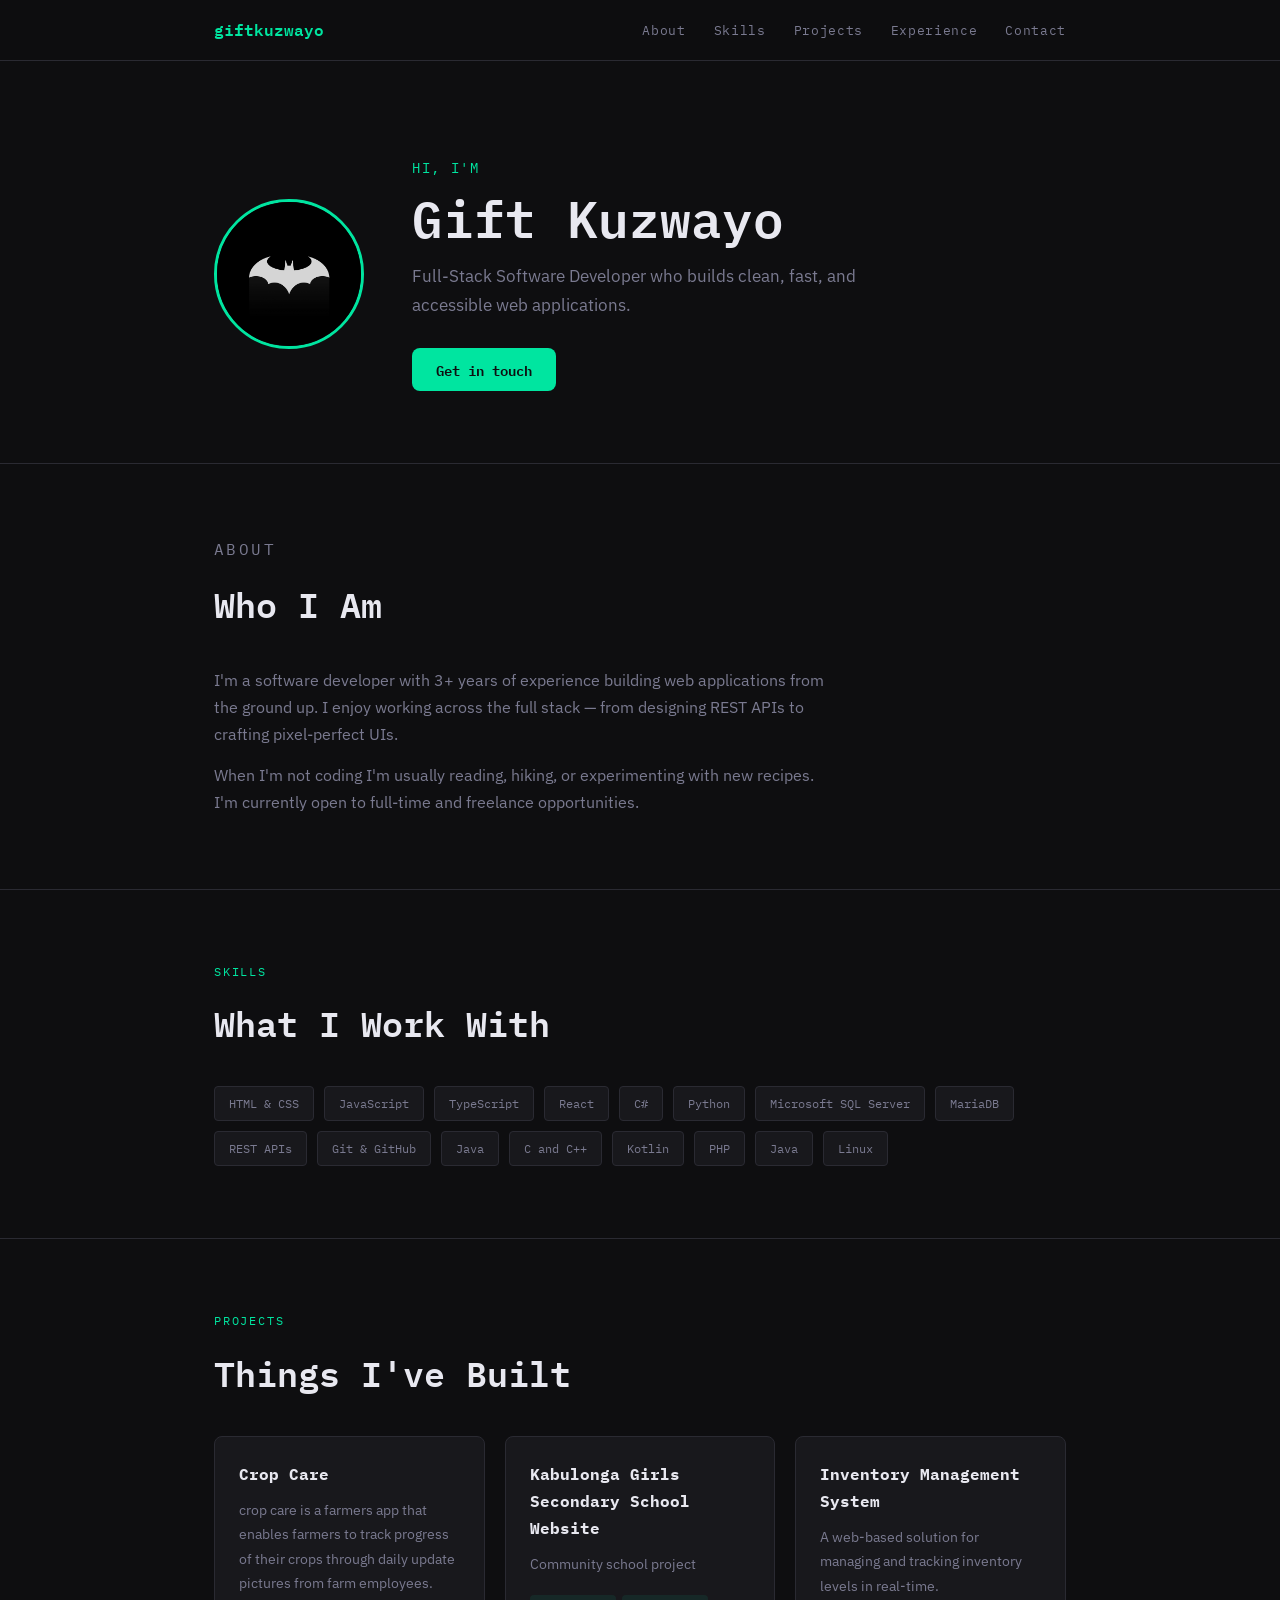
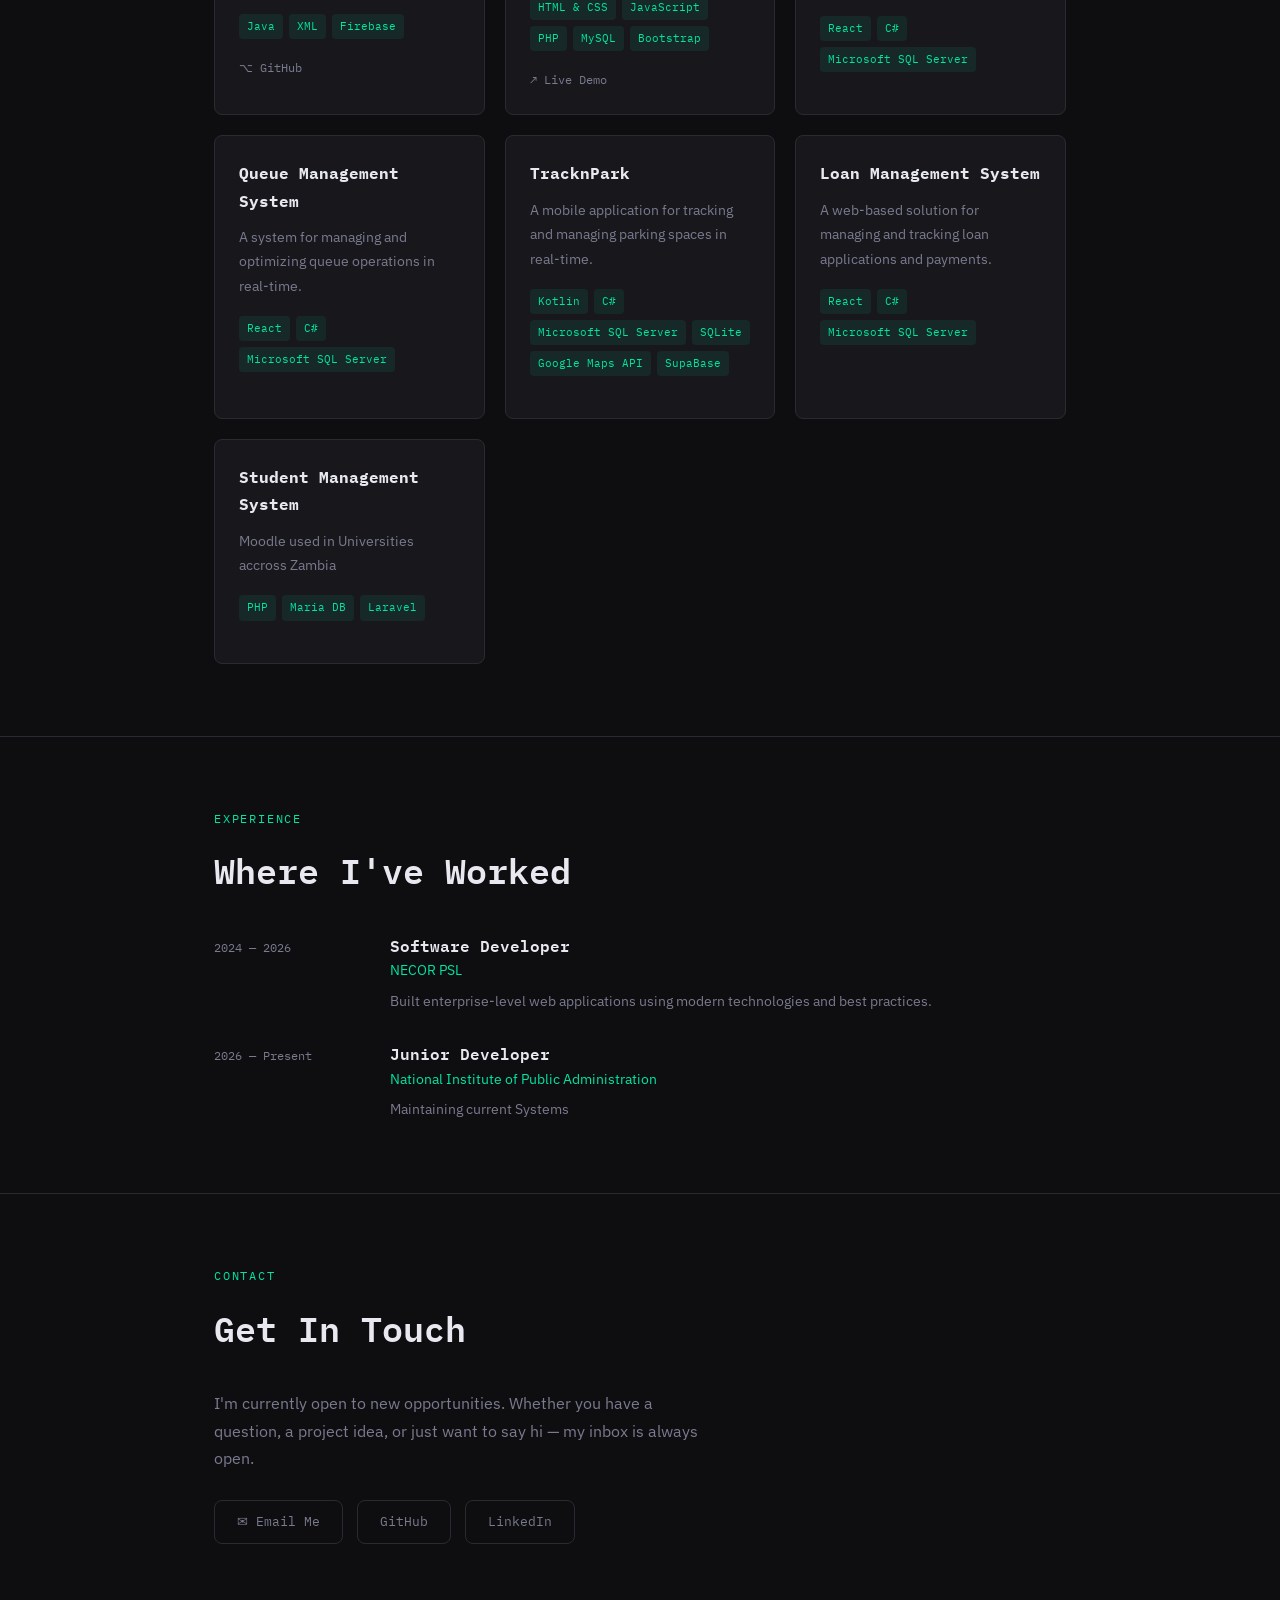
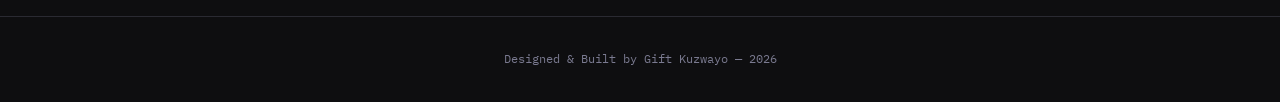
<file: index.html>
<!DOCTYPE html>
<html lang="en">
<head>
  <meta charset="UTF-8" />
  <meta name="viewport" content="width=device-width, initial-scale=1.0"/>
  <title>Dev Portfolio</title>
  <link href="https://fonts.googleapis.com/css2?family=IBM+Plex+Mono:wght@400;600&family=IBM+Plex+Sans:wght@300;400;600&display=swap" rel="stylesheet"/>
  <link rel="stylesheet" href="style.css" />
</head>
<body>

  <!-- ===================== NAV ===================== -->
  <nav>
    <div class="container">
      <span class="nav-logo">giftkuzwayo</span>  <!-- EDIT: your name/brand -->
      <ul class="nav-links">
        <li><a href="#about">About</a></li>
        <li><a href="#skills">Skills</a></li>
        <li><a href="#projects">Projects</a></li>
        <li><a href="#experience">Experience</a></li>
        <li><a href="#contact">Contact</a></li>
      </ul>
    </div>
  </nav>

  <!-- ===================== HERO ===================== -->
  <section id="hero">
    <div class="container">
      <div class="hero-inner">

        <!-- EDIT: replace with your own photo URL -->
        <img
          class="profile-pic"
          src="batman.jpg"
          alt="Profile photo of Gift Kuzwayo"
        />

        <div class="hero-text">
          <p class="greeting">Hi, I'm</p>
          <h1>Gift Kuzwayo</h1>  <!-- EDIT: your name -->
          <p class="tagline">
            Full-Stack Software Developer who builds clean, fast,
            and accessible web applications. 
          </p>
          <a class="hero-cta" href="#contact">Get in touch</a>
        </div>

      </div>
    </div>
  </section>

  <!-- ===================== ABOUT ===================== -->
  <section id="about">
    <div class="container">
      <p class="section-label">about</p>
      <h2>Who I Am</h2>
      <!-- EDIT: write your own bio below -->
      <p>
        I'm a software developer with 3+ years of experience building
        web applications from the ground up. I enjoy working across
        the full stack — from designing REST APIs to crafting pixel-perfect UIs.
      </p>
      <p>
        When I'm not coding I'm usually reading, hiking, or experimenting
        with new recipes. I'm currently open to full-time and freelance
        opportunities.
      </p>
    </div>
  </section>

  <!-- ===================== SKILLS ===================== -->
  <section id="skills">
    <div class="container">
      <p class="section-label">skills</p>
      <h2>What I Work With</h2>
      <!-- EDIT: add or remove skill tags as needed -->
      <div class="skills-grid">
        <span class="skill-tag">HTML &amp; CSS</span>
        <span class="skill-tag">JavaScript</span>
        <span class="skill-tag">TypeScript</span>
        <span class="skill-tag">React</span>
        <span class="skill-tag">C#</span>
        <span class="skill-tag">Python</span>
        <span class="skill-tag">Microsoft SQL Server</span>
        <span class="skill-tag">MariaDB</span>
        <span class="skill-tag">REST APIs</span>
        <span class="skill-tag">Git &amp; GitHub</span>
        <span class="skill-tag">Java</span>
        <span class="skill-tag">C and C++</span>
        <span class="skill-tag">Kotlin</span>
        <span class="skill-tag">PHP</span>
        <span class="skill-tag">Java</span>
        <span class="skill-tag">Linux</span>
      </div>
    </div>
  </section>

  
  <section id="projects">
    <div class="container">
      <p class="section-label">projects</p>
      <h2>Things I've Built</h2>

      <div class="projects-grid">

    
        <div class="project-card">
          <h3>Crop Care</h3>
          <p>crop care is a farmers app that enables farmers to track progress of their crops through daily update pictures from farm employees.</p>
          <div class="project-tags">
            <span class="project-tag">Java</span>
            <span class="project-tag">XML</span>
            <span class="project-tag">Firebase</span>
          </div>
          <div class="project-links">
            <!-- <a href="#">↗ Live Demo</a> -->
            <a href="https://github.com/Kuzwayo/CropCare.git">⌥ GitHub</a>
          </div>
        </div>

        
        <div class="project-card">
          <h3>Kabulonga Girls Secondary School Website</h3>
          <p>Community school project</p>
          <div class="project-tags">
            <span class="project-tag">HTML &amp; CSS</span>
            <span class="project-tag">JavaScript</span>
            <span class="project-tag">PHP</span>
            <span class="project-tag">MySQL</span>
            <span class="project-tag">Bootstrap</span>
          </div>
          <div class="project-links">
            <a href="https://kabulongagirlsweb.web.app/">↗ Live Demo</a>
            <!-- <a href="#">⌥ GitHub</a> -->
          </div>
        </div>

        <div class="project-card">
          <h3>Inventory Management System</h3>
          <p>A web-based solution for managing and tracking inventory levels in real-time.</p>
          <div class="project-tags">
            <span class="project-tag">React</span>
            <span class="project-tag">C#</span>
            <span class="project-tag">Microsoft SQL Server</span>
          </div>
          <!-- <div class="project-links">
            <a href="#">↗ Live Demo</a>
            <a href="#">⌥ GitHub</a>
          </div> -->
        </div>

       
        <div class="project-card">
          <h3>Queue Management System</h3>
          <p>A system for managing and optimizing queue operations in real-time.</p>
          <div class="project-tags">
            <span class="project-tag">React</span>
            <span class="project-tag">C#</span>
            <span class="project-tag">Microsoft SQL Server</span>
          </div>
          <!-- <div class="project-links">
            <a href="#">↗ Live Demo</a>
            <a href="#">⌥ GitHub</a>
          </div> -->
        </div>

         
        <div class="project-card">
          <h3>TracknPark</h3>
          <p>A mobile application for tracking and managing parking spaces in real-time.</p>
          <div class="project-tags">
            <span class="project-tag">Kotlin</span>
            <span class="project-tag">C#</span>
            <span class="project-tag">Microsoft SQL Server</span>
            <span class="project-tag">SQLite</span>
            <span class="project-tag">Google Maps API</span>
            <span class="project-tag">SupaBase</span>
          </div>
          <!-- <div class="project-links">
            <a href="#">↗ Live Demo</a>
            <a href="#">⌥ GitHub</a>
          </div> -->
        </div>

         <div class="project-card">
          <h3>Loan Management System</h3>
          <p>A web-based solution for managing and tracking loan applications and payments.</p>
          <div class="project-tags">
             <span class="project-tag">React</span>
            <span class="project-tag">C#</span>
            <span class="project-tag">Microsoft SQL Server</span>
          </div>
          <!-- <div class="project-links">
            <a href="#">↗ Live Demo</a>
            <a href="#">⌥ GitHub</a>
          </div> -->
        </div>

           <div class="project-card">
          <h3>Student Management System</h3>
          <p>Moodle used in Universities accross Zambia</p>
          <div class="project-tags">
             <span class="project-tag">PHP</span>
            <span class="project-tag">Maria DB</span>
            <span class="project-tag">Laravel</span>
          </div>
          <!-- <div class="project-links">
            <a href="#">↗ Live Demo</a>
            <a href="#">⌥ GitHub</a>
          </div> -->
        </div>

      </div>
    </div>
  </section>

  <!-- ===================== EXPERIENCE ===================== -->
  <section id="experience">
    <div class="container">
      <p class="section-label">experience</p>
      <h2>Where I've Worked</h2>

      <div class="timeline">

        <!-- JOB 1 — EDIT -->
        <div class="timeline-item">
          <span class="timeline-date">2024 — 2026</span>
          <div class="timeline-body">
            <h3>Software Developer</h3>
            <p class="company">NECOR PSL</p>
            <p>Built enterprise-level web applications using modern technologies and best practices.</p>
          </div>
        </div>

        <!-- JOB 2 — EDIT -->
        <div class="timeline-item">
          <span class="timeline-date">2026 — Present</span>
          <div class="timeline-body">
            <h3>Junior Developer</h3>
            <p class="company">National Institute of Public Administration</p>
            <p>Maintaining current Systems</p>
          </div>
        </div>

      </div>
    </div>
  </section>

  <!-- ===================== CONTACT ===================== -->
  <section id="contact">
    <div class="container">
      <p class="section-label">contact</p>
      <h2>Get In Touch</h2>
      <p class="contact-intro">
        I'm currently open to new opportunities. Whether you have a question,
        a project idea, or just want to say hi — my inbox is always open.
      </p>
      <!-- EDIT: update href values with your real links -->
      <div class="contact-links">
        <a class="contact-btn" href="mailto:giftkuzwayo78@gmail.com">✉ Email Me</a>
        <a class="contact-btn" href="https://github.com/Kuzwayo" target="_blank">GitHub</a>
        <a class="contact-btn" href="https://www.linkedin.com/in/gift-kuzwayo-717aba26a/
" target="_blank">LinkedIn</a>
        <!-- <a class="contact-btn" href="resume.pdf" target="_blank">Download CV</a> -->
      </div>
    </div>
  </section>

  <!-- ===================== FOOTER ===================== -->
  <footer>
    <p>Designed &amp; Built by Gift Kuzwayo &mdash; 2026</p>  <!-- EDIT -->
  </footer>

</body>
</html>
</file>
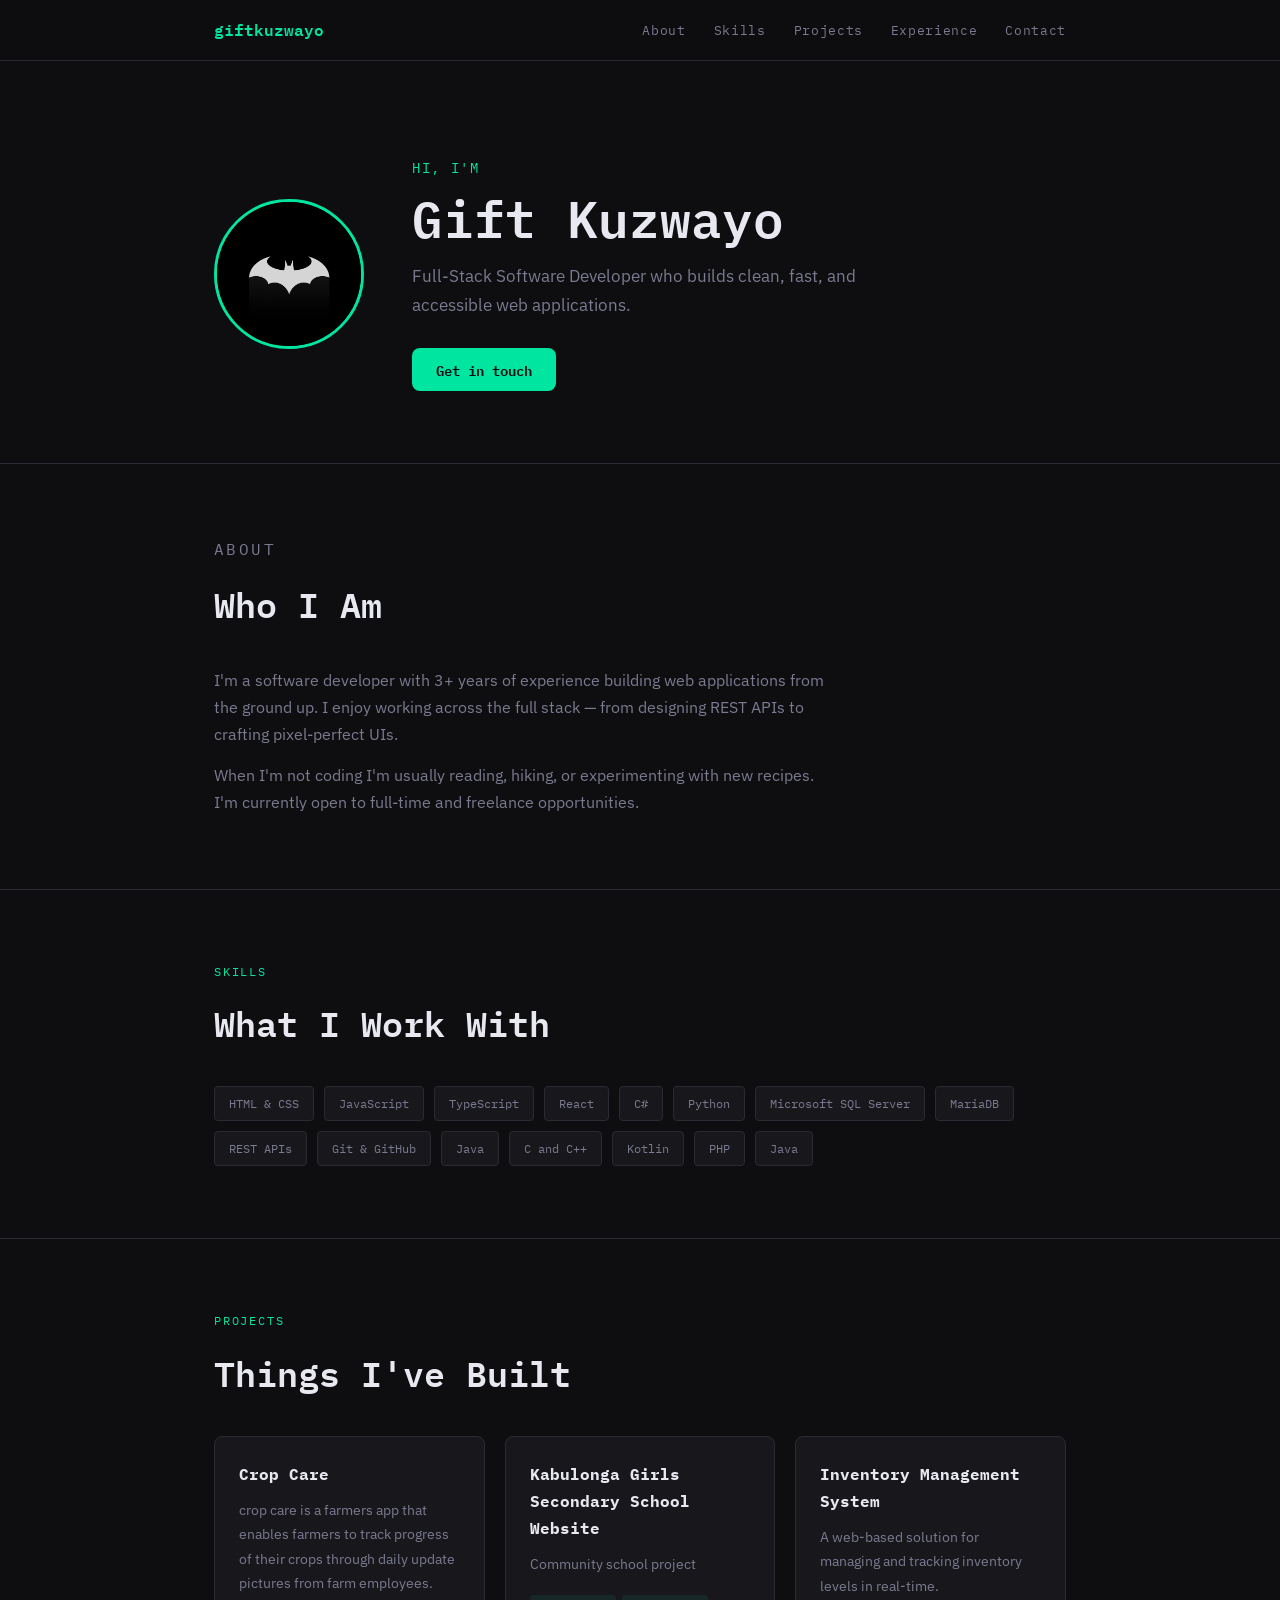
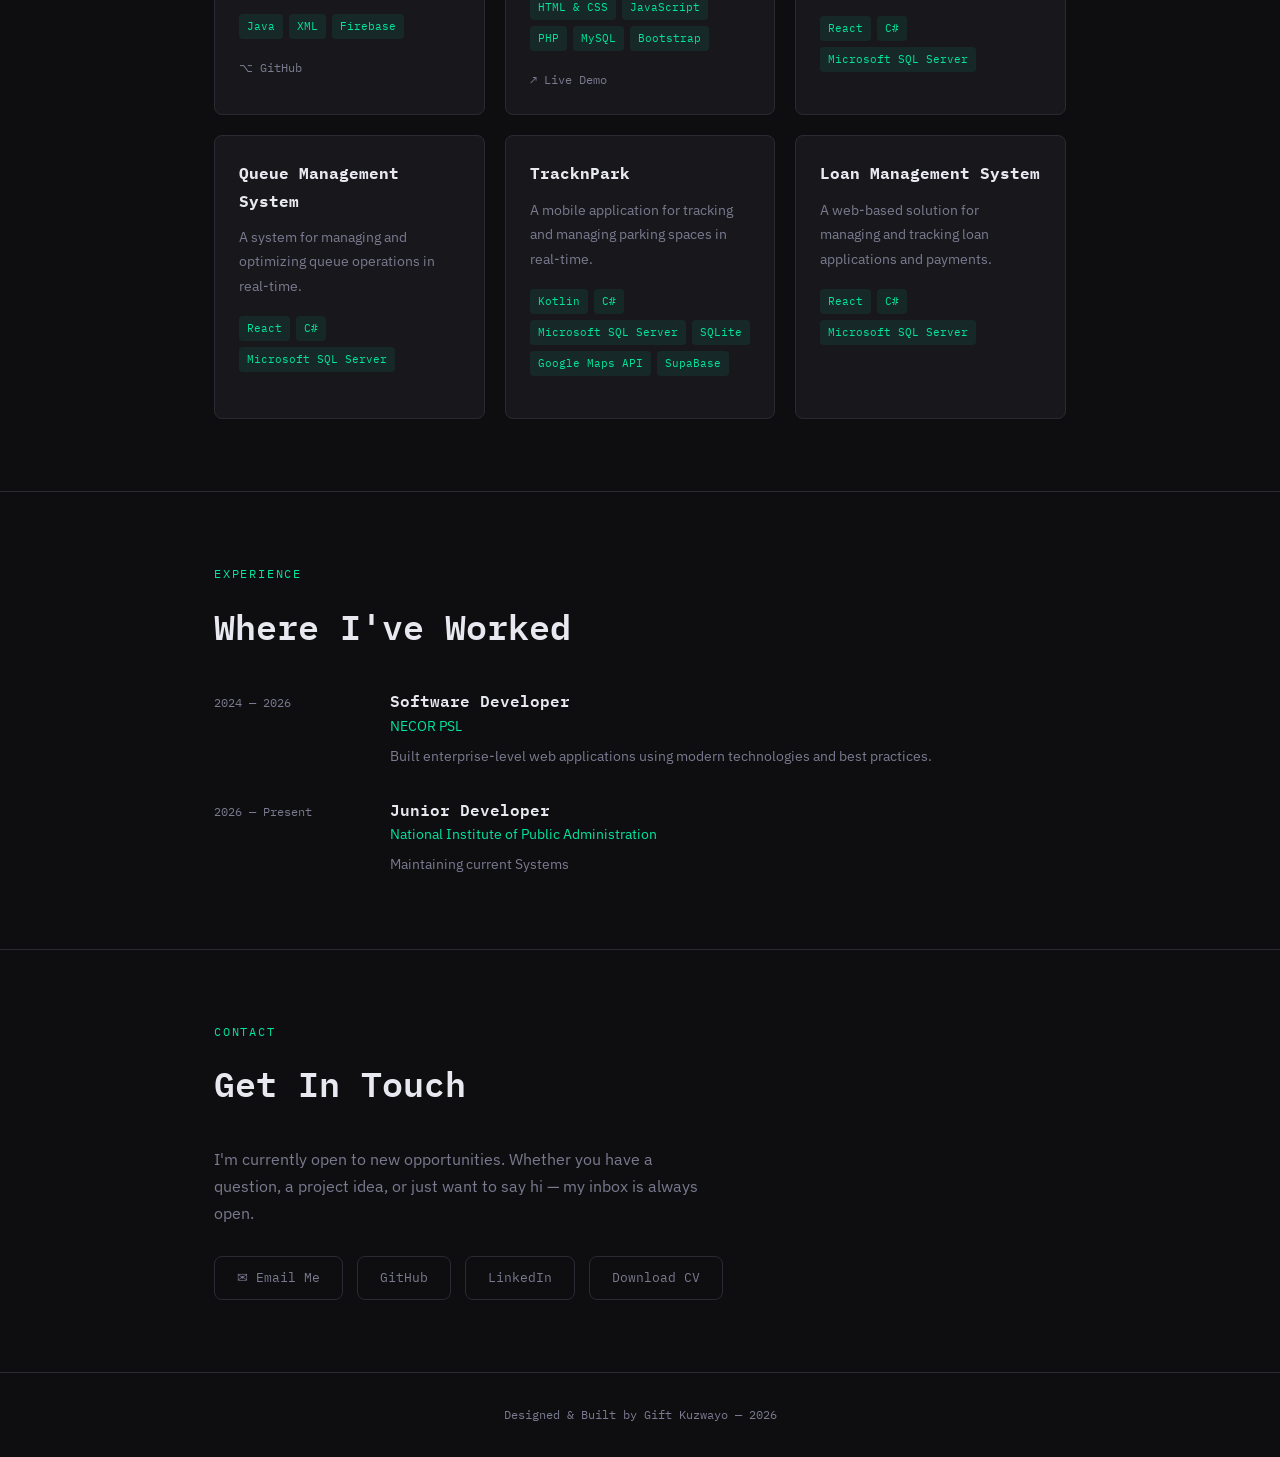
<file: portfolio.html>
<!DOCTYPE html>
<html lang="en">
<head>
  <meta charset="UTF-8" />
  <meta name="viewport" content="width=device-width, initial-scale=1.0"/>
  <title>Dev Portfolio</title>
  <link href="https://fonts.googleapis.com/css2?family=IBM+Plex+Mono:wght@400;600&family=IBM+Plex+Sans:wght@300;400;600&display=swap" rel="stylesheet"/>
  <link rel="stylesheet" href="style.css" />
</head>
<body>

  <!-- ===================== NAV ===================== -->
  <nav>
    <div class="container">
      <span class="nav-logo">giftkuzwayo</span>  <!-- EDIT: your name/brand -->
      <ul class="nav-links">
        <li><a href="#about">About</a></li>
        <li><a href="#skills">Skills</a></li>
        <li><a href="#projects">Projects</a></li>
        <li><a href="#experience">Experience</a></li>
        <li><a href="#contact">Contact</a></li>
      </ul>
    </div>
  </nav>

  <!-- ===================== HERO ===================== -->
  <section id="hero">
    <div class="container">
      <div class="hero-inner">

        <!-- EDIT: replace with your own photo URL -->
        <img
          class="profile-pic"
          src="batman.jpg"
          alt="Profile photo of Gift Kuzwayo"
        />

        <div class="hero-text">
          <p class="greeting">Hi, I'm</p>
          <h1>Gift Kuzwayo</h1>  <!-- EDIT: your name -->
          <p class="tagline">
            Full-Stack Software Developer who builds clean, fast,
            and accessible web applications. 
          </p>
          <a class="hero-cta" href="#contact">Get in touch</a>
        </div>

      </div>
    </div>
  </section>

  <!-- ===================== ABOUT ===================== -->
  <section id="about">
    <div class="container">
      <p class="section-label">about</p>
      <h2>Who I Am</h2>
      <!-- EDIT: write your own bio below -->
      <p>
        I'm a software developer with 3+ years of experience building
        web applications from the ground up. I enjoy working across
        the full stack — from designing REST APIs to crafting pixel-perfect UIs.
      </p>
      <p>
        When I'm not coding I'm usually reading, hiking, or experimenting
        with new recipes. I'm currently open to full-time and freelance
        opportunities.
      </p>
    </div>
  </section>

  <!-- ===================== SKILLS ===================== -->
  <section id="skills">
    <div class="container">
      <p class="section-label">skills</p>
      <h2>What I Work With</h2>
      <!-- EDIT: add or remove skill tags as needed -->
      <div class="skills-grid">
        <span class="skill-tag">HTML &amp; CSS</span>
        <span class="skill-tag">JavaScript</span>
        <span class="skill-tag">TypeScript</span>
        <span class="skill-tag">React</span>
        <span class="skill-tag">C#</span>
        <span class="skill-tag">Python</span>
        <span class="skill-tag">Microsoft SQL Server</span>
        <span class="skill-tag">MariaDB</span>
        <span class="skill-tag">REST APIs</span>
        <span class="skill-tag">Git &amp; GitHub</span>
        <span class="skill-tag">Java</span>
        <span class="skill-tag">C and C++</span>
        <span class="skill-tag">Kotlin</span>
        <span class="skill-tag">PHP</span>
        <span class="skill-tag">Java</span>
      </div>
    </div>
  </section>

  
  <section id="projects">
    <div class="container">
      <p class="section-label">projects</p>
      <h2>Things I've Built</h2>

      <div class="projects-grid">

    
        <div class="project-card">
          <h3>Crop Care</h3>
          <p>crop care is a farmers app that enables farmers to track progress of their crops through daily update pictures from farm employees.</p>
          <div class="project-tags">
            <span class="project-tag">Java</span>
            <span class="project-tag">XML</span>
            <span class="project-tag">Firebase</span>
          </div>
          <div class="project-links">
            <!-- <a href="#">↗ Live Demo</a> -->
            <a href="https://github.com/Kuzwayo/CropCare.git">⌥ GitHub</a>
          </div>
        </div>

        
        <div class="project-card">
          <h3>Kabulonga Girls Secondary School Website</h3>
          <p>Community school project</p>
          <div class="project-tags">
            <span class="project-tag">HTML &amp; CSS</span>
            <span class="project-tag">JavaScript</span>
            <span class="project-tag">PHP</span>
            <span class="project-tag">MySQL</span>
            <span class="project-tag">Bootstrap</span>
          </div>
          <div class="project-links">
            <a href="https://kabulongagirlsweb.web.app/">↗ Live Demo</a>
            <!-- <a href="#">⌥ GitHub</a> -->
          </div>
        </div>

        <div class="project-card">
          <h3>Inventory Management System</h3>
          <p>A web-based solution for managing and tracking inventory levels in real-time.</p>
          <div class="project-tags">
            <span class="project-tag">React</span>
            <span class="project-tag">C#</span>
            <span class="project-tag">Microsoft SQL Server</span>
          </div>
          <!-- <div class="project-links">
            <a href="#">↗ Live Demo</a>
            <a href="#">⌥ GitHub</a>
          </div> -->
        </div>

       
        <div class="project-card">
          <h3>Queue Management System</h3>
          <p>A system for managing and optimizing queue operations in real-time.</p>
          <div class="project-tags">
            <span class="project-tag">React</span>
            <span class="project-tag">C#</span>
            <span class="project-tag">Microsoft SQL Server</span>
          </div>
          <!-- <div class="project-links">
            <a href="#">↗ Live Demo</a>
            <a href="#">⌥ GitHub</a>
          </div> -->
        </div>

         
        <div class="project-card">
          <h3>TracknPark</h3>
          <p>A mobile application for tracking and managing parking spaces in real-time.</p>
          <div class="project-tags">
            <span class="project-tag">Kotlin</span>
            <span class="project-tag">C#</span>
            <span class="project-tag">Microsoft SQL Server</span>
            <span class="project-tag">SQLite</span>
            <span class="project-tag">Google Maps API</span>
            <span class="project-tag">SupaBase</span>
          </div>
          <!-- <div class="project-links">
            <a href="#">↗ Live Demo</a>
            <a href="#">⌥ GitHub</a>
          </div> -->
        </div>

         <div class="project-card">
          <h3>Loan Management System</h3>
          <p>A web-based solution for managing and tracking loan applications and payments.</p>
          <div class="project-tags">
             <span class="project-tag">React</span>
            <span class="project-tag">C#</span>
            <span class="project-tag">Microsoft SQL Server</span>
          </div>
          <!-- <div class="project-links">
            <a href="#">↗ Live Demo</a>
            <a href="#">⌥ GitHub</a>
          </div> -->
        </div>

      </div>
    </div>
  </section>

  <!-- ===================== EXPERIENCE ===================== -->
  <section id="experience">
    <div class="container">
      <p class="section-label">experience</p>
      <h2>Where I've Worked</h2>

      <div class="timeline">

        <!-- JOB 1 — EDIT -->
        <div class="timeline-item">
          <span class="timeline-date">2024 — 2026</span>
          <div class="timeline-body">
            <h3>Software Developer</h3>
            <p class="company">NECOR PSL</p>
            <p>Built enterprise-level web applications using modern technologies and best practices.</p>
          </div>
        </div>

        <!-- JOB 2 — EDIT -->
        <div class="timeline-item">
          <span class="timeline-date">2026 — Present</span>
          <div class="timeline-body">
            <h3>Junior Developer</h3>
            <p class="company">National Institute of Public Administration</p>
            <p>Maintaining current Systems</p>
          </div>
        </div>

      </div>
    </div>
  </section>

  <!-- ===================== CONTACT ===================== -->
  <section id="contact">
    <div class="container">
      <p class="section-label">contact</p>
      <h2>Get In Touch</h2>
      <p class="contact-intro">
        I'm currently open to new opportunities. Whether you have a question,
        a project idea, or just want to say hi — my inbox is always open.
      </p>
      <!-- EDIT: update href values with your real links -->
      <div class="contact-links">
        <a class="contact-btn" href="mailto:giftkuzwayo78@gmail.com">✉ Email Me</a>
        <a class="contact-btn" href="https://github.com/Kuzwayo" target="_blank">GitHub</a>
        <a class="contact-btn" href="https://linkedin.com/in/giftkuzwayo" target="_blank">LinkedIn</a>
        <a class="contact-btn" href="resume.pdf" target="_blank">Download CV</a>
      </div>
    </div>
  </section>

  <!-- ===================== FOOTER ===================== -->
  <footer>
    <p>Designed &amp; Built by Gift Kuzwayo &mdash; 2026</p>  <!-- EDIT -->
  </footer>

</body>
</html>
</file>
<file: style.css>
:root {
      --bg:          #0e0e10;
      --surface:     #18181c;
      --border:      #2a2a32;
      --accent:      #00e5a0;
      --accent-dim:  #00b87a;
      --text:        #e8e8f0;
      --text-muted:  #7a7a90;
      --font-head:   'IBM Plex Mono', monospace;
      --font-body:   'IBM Plex Sans', sans-serif;
      --radius:      8px;
      --max-width:   900px;
    }

    /* =====================
       RESET & BASE
    ===================== */
    *, *::before, *::after { box-sizing: border-box; margin: 0; padding: 0; }

    html { scroll-behavior: smooth; }

    body {
      background-color: var(--bg);
      color: var(--text);
      font-family: var(--font-body);
      font-size: 1rem;
      line-height: 1.7;
    }

    a {
      color: var(--accent);
      text-decoration: none;
    }
    a:hover { text-decoration: underline; }

    /* =====================
       LAYOUT WRAPPER
    ===================== */
    .container {
      max-width: var(--max-width);
      margin: 0 auto;
      padding: 0 24px;
    }

    section {
      padding: 72px 0;
      border-bottom: 1px solid var(--border);
    }
    section:last-of-type { border-bottom: none; }

    .section-label {
      font-family: var(--font-head);
      font-size: 0.75rem;
      letter-spacing: 0.15em;
      text-transform: uppercase;
      color: var(--accent);
      margin-bottom: 12px;
    }

    h2 {
      font-family: var(--font-head);
      font-size: clamp(1.6rem, 3vw, 2.2rem);
      font-weight: 600;
      margin-bottom: 32px;
      color: var(--text);
    }

    /* =====================
       NAV
    ===================== */
    nav {
      position: sticky;
      top: 0;
      z-index: 100;
      background: rgba(14,14,16,0.92);
      backdrop-filter: blur(10px);
      border-bottom: 1px solid var(--border);
    }

    nav .container {
      display: flex;
      align-items: center;
      justify-content: space-between;
      height: 60px;
    }

    .nav-logo {
      font-family: var(--font-head);
      font-size: 1rem;
      color: var(--accent);
      font-weight: 600;
    }

    .nav-links {
      list-style: none;
      display: flex;
      gap: 28px;
    }

    .nav-links a {
      font-family: var(--font-head);
      font-size: 0.82rem;
      color: var(--text-muted);
      letter-spacing: 0.05em;
      transition: color 0.2s;
    }
    .nav-links a:hover {
      color: var(--accent);
      text-decoration: none;
    }

    /* =====================
       HERO
    ===================== */
    #hero {
      padding: 96px 0 72px;
      border-bottom: 1px solid var(--border);
    }

    .hero-inner {
      display: flex;
      align-items: center;
      gap: 48px;
    }

    /* PROFILE PICTURE — replace src with your own image URL */
    .profile-pic {
      width: 150px;
      height: 150px;
      border-radius: 50%;
      object-fit: cover;
      border: 3px solid var(--accent);
      flex-shrink: 0;
    }

    .hero-text .greeting {
      font-family: var(--font-head);
      font-size: 0.85rem;
      color: var(--accent);
      letter-spacing: 0.12em;
      text-transform: uppercase;
      margin-bottom: 10px;
    }

    .hero-text h1 {
      font-family: var(--font-head);
      font-size: clamp(2rem, 5vw, 3.2rem);
      font-weight: 600;
      line-height: 1.1;
      margin-bottom: 16px;
    }

    .hero-text .tagline {
      font-size: 1.05rem;
      color: var(--text-muted);
      max-width: 480px;
      margin-bottom: 28px;
    }

    .hero-cta {
      display: inline-block;
      padding: 10px 24px;
      background: var(--accent);
      color: #0e0e10;
      font-family: var(--font-head);
      font-size: 0.85rem;
      font-weight: 600;
      border-radius: var(--radius);
      transition: background 0.2s;
    }
    .hero-cta:hover {
      background: var(--accent-dim);
      text-decoration: none;
    }

    /* =====================
       ABOUT
    ===================== */
    #about p {
      color: var(--text-muted);
      max-width: 620px;
      font-size: 1rem;
    }
    #about p + p { margin-top: 14px; }

    /* =====================
       SKILLS
    ===================== */
    .skills-grid {
      display: flex;
      flex-wrap: wrap;
      gap: 10px;
    }

    .skill-tag {
      font-family: var(--font-head);
      font-size: 0.78rem;
      padding: 6px 14px;
      border: 1px solid var(--border);
      border-radius: 4px;
      color: var(--text-muted);
      background: var(--surface);
      transition: border-color 0.2s, color 0.2s;
    }
    .skill-tag:hover {
      border-color: var(--accent);
      color: var(--accent);
    }

    /* =====================
       PROJECTS
    ===================== */
    .projects-grid {
      display: grid;
      grid-template-columns: repeat(auto-fill, minmax(260px, 1fr));
      gap: 20px;
    }

    .project-card {
      background: var(--surface);
      border: 1px solid var(--border);
      border-radius: var(--radius);
      padding: 24px;
      transition: border-color 0.2s, transform 0.2s;
    }
    .project-card:hover {
      border-color: var(--accent);
      transform: translateY(-3px);
    }

    .project-card h3 {
      font-family: var(--font-head);
      font-size: 1rem;
      margin-bottom: 10px;
      color: var(--text);
    }

    .project-card p {
      font-size: 0.9rem;
      color: var(--text-muted);
      margin-bottom: 18px;
    }

    .project-tags {
      display: flex;
      flex-wrap: wrap;
      gap: 6px;
      margin-bottom: 18px;
    }

    .project-tag {
      font-family: var(--font-head);
      font-size: 0.7rem;
      padding: 3px 8px;
      background: rgba(0,229,160,0.08);
      color: var(--accent);
      border-radius: 4px;
    }

    .project-links { display: flex; gap: 14px; }

    .project-links a {
      font-family: var(--font-head);
      font-size: 0.78rem;
      color: var(--text-muted);
      transition: color 0.2s;
    }
    .project-links a:hover {
      color: var(--accent);
      text-decoration: none;
    }

    /* =====================
       EXPERIENCE
    ===================== */
    .timeline { display: flex; flex-direction: column; gap: 28px; }

    .timeline-item {
      display: grid;
      grid-template-columns: 160px 1fr;
      gap: 16px;
    }

    .timeline-date {
      font-family: var(--font-head);
      font-size: 0.78rem;
      color: var(--text-muted);
      padding-top: 4px;
    }

    .timeline-body h3 {
      font-family: var(--font-head);
      font-size: 0.98rem;
      font-weight: 600;
      color: var(--text);
    }

    .timeline-body .company {
      font-size: 0.85rem;
      color: var(--accent);
      margin-bottom: 6px;
    }

    .timeline-body p {
      font-size: 0.9rem;
      color: var(--text-muted);
    }

    /* =====================
       CONTACT
    ===================== */
    #contact .contact-intro {
      color: var(--text-muted);
      max-width: 500px;
      margin-bottom: 28px;
    }

    .contact-links {
      display: flex;
      flex-wrap: wrap;
      gap: 14px;
    }

    .contact-btn {
      display: inline-block;
      padding: 10px 22px;
      border: 1px solid var(--border);
      border-radius: var(--radius);
      font-family: var(--font-head);
      font-size: 0.82rem;
      color: var(--text-muted);
      transition: border-color 0.2s, color 0.2s;
    }
    .contact-btn:hover {
      border-color: var(--accent);
      color: var(--accent);
      text-decoration: none;
    }

    /* =====================
       FOOTER
    ===================== */
    footer {
      text-align: center;
      padding: 32px 0;
      font-family: var(--font-head);
      font-size: 0.75rem;
      color: var(--text-muted);
      border-top: 1px solid var(--border);
    }

    /* =====================
       RESPONSIVE
    ===================== */
    @media (max-width: 600px) {
      .hero-inner { flex-direction: column; align-items: flex-start; gap: 28px; }
      .timeline-item { grid-template-columns: 1fr; gap: 4px; }
    }
</file>
